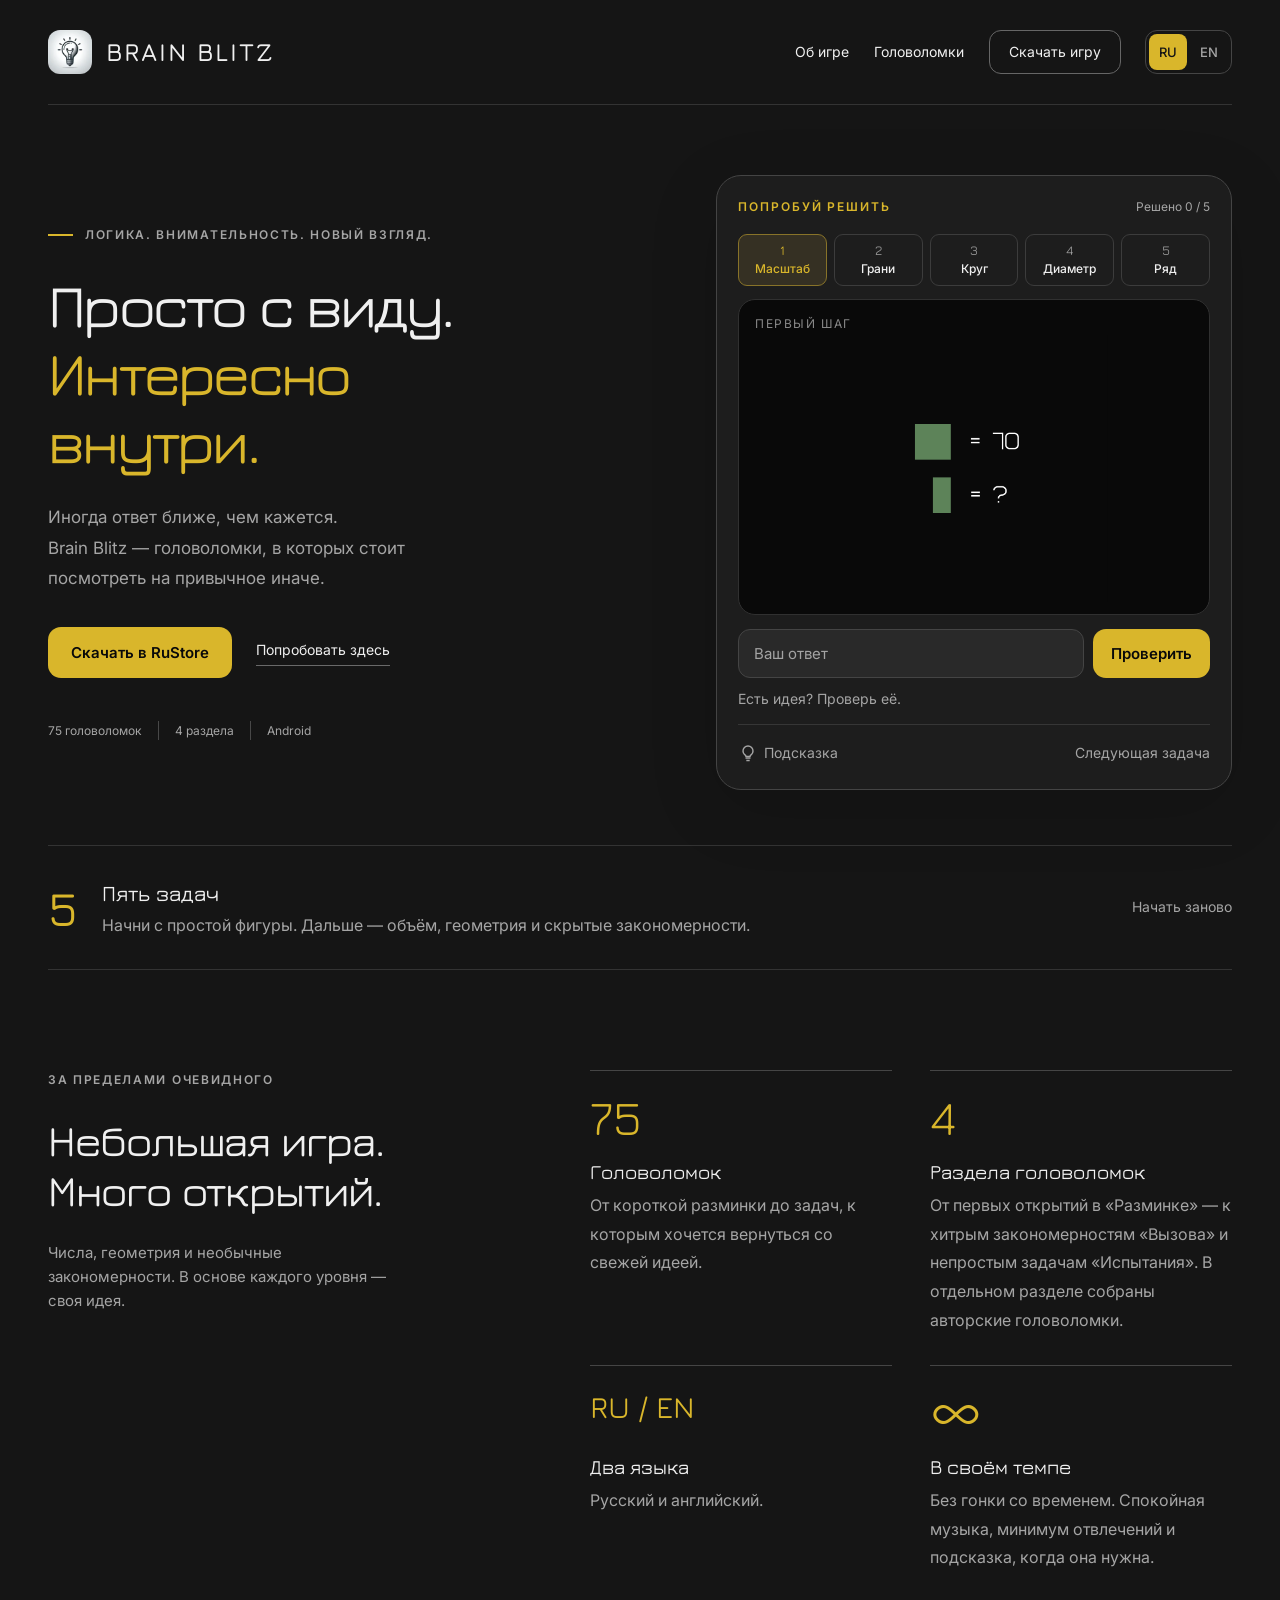
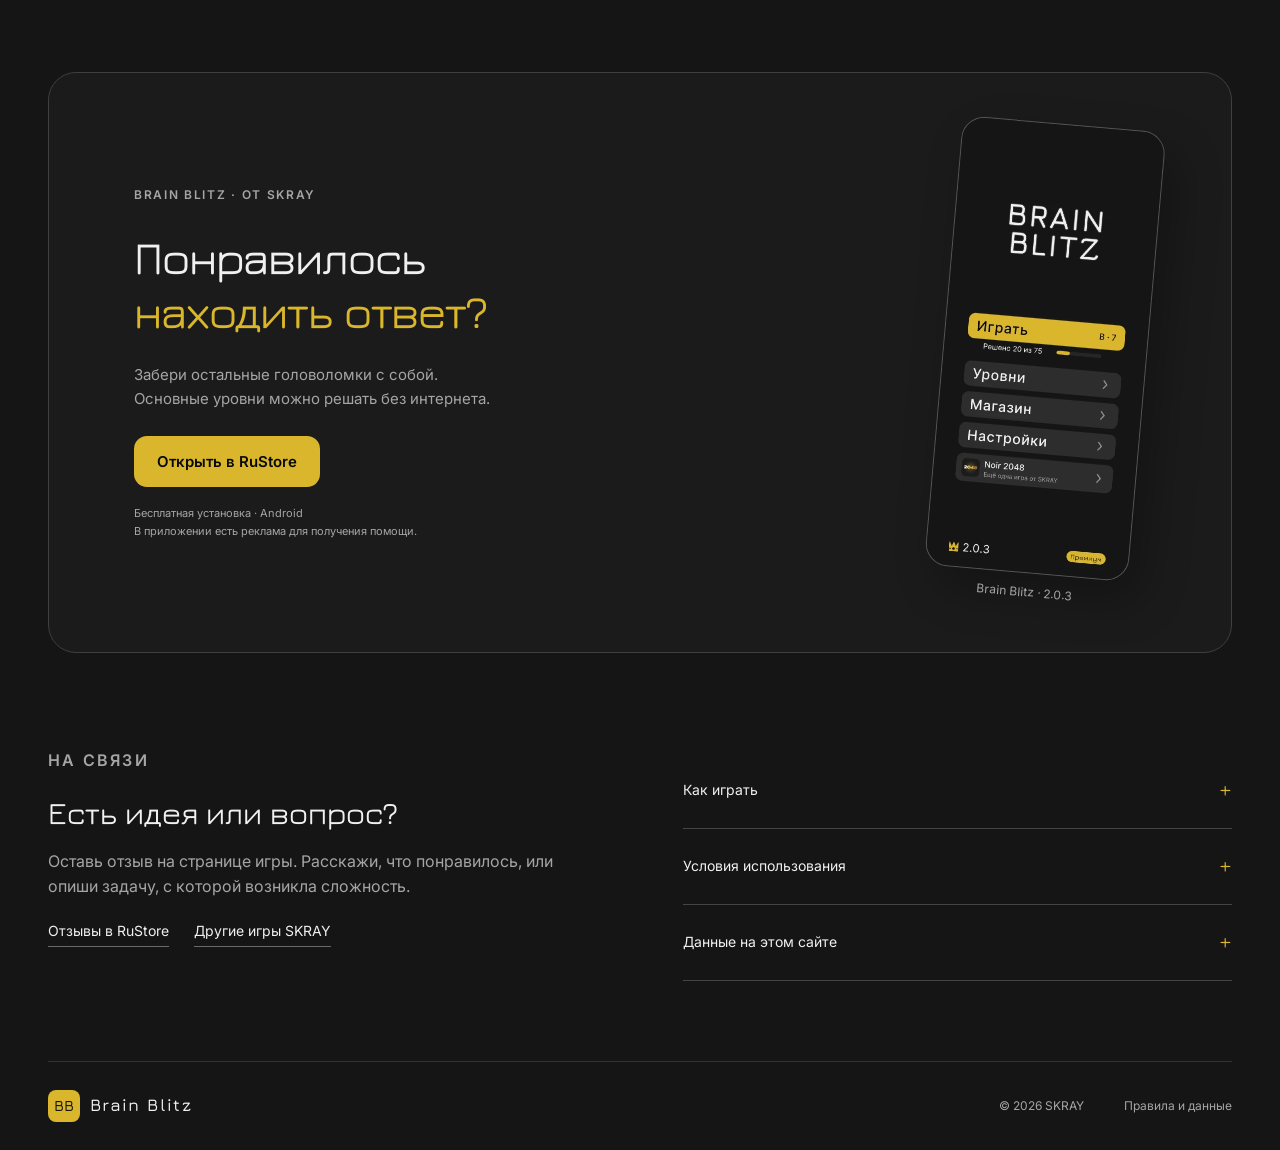
<file: index.html>
<!doctype html>
<html lang="ru">
<head>
  <meta charset="UTF-8"><meta name="viewport" content="width=device-width, initial-scale=1">
  <meta name="theme-color" content="#151515">
  <meta name="description" content="Brain Blitz — 75 головоломок на логику и внимательность. Попробуйте пять задач прямо на сайте и найдите игру в RuStore." data-content-ru="Brain Blitz — 75 головоломок на логику и внимательность. Попробуйте пять задач прямо на сайте и найдите игру в RuStore." data-content-en="Brain Blitz: 75 puzzles that reward logic and attention. Try five puzzles here and discover the game on RuStore.">
  <meta property="og:title" content="Brain Blitz — думай иначе" data-content-ru="Brain Blitz — думай иначе" data-content-en="Brain Blitz — think differently"><meta property="og:description" content="Пять головоломок уже ждут. Остальные — в игре." data-content-ru="Пять головоломок уже ждут. Остальные — в игре." data-content-en="Five puzzles to try here. Discover the rest in the game."><meta property="og:type" content="website">
  <title data-ru="Brain Blitz — думай иначе" data-en="Brain Blitz — think differently">Brain Blitz — думай иначе</title>
  <link rel="icon" href="./assets/brain-blitz-icon.png">
  <link rel="preload" as="image" href="./assets/scale.png">
  <link rel="preload" as="image" href="./assets/cube.webp">
  <link rel="preload" as="image" href="./assets/circle.png">
  <link rel="preload" as="image" href="./assets/diameter.svg">
  <link rel="preload" as="image" href="./assets/sequence.png">
  <link rel="stylesheet" href="./styles.css?v=7"><script src="./puzzles.js?v=4" defer></script><script src="./app.js?v=7" defer></script>
</head>
<body>
  <a class="skip" href="#play" data-ru="Перейти к головоломке" data-en="Skip to the puzzle">Перейти к головоломке</a>
  <header class="site-header wrap">
    <a href="#" class="brand" aria-label="Brain Blitz — начало" data-aria-label-ru="Brain Blitz — начало" data-aria-label-en="Brain Blitz — home"><img class="brand-mark" src="./assets/brain-blitz-icon.webp" alt="" width="44" height="44"><span>BRAIN BLITZ</span></a>
    <nav aria-label="Основная навигация" data-aria-label-ru="Основная навигация" data-aria-label-en="Main navigation"><a href="#about" data-ru="Об игре" data-en="About">Об игре</a><a href="#play" data-ru="Головоломки" data-en="Puzzles">Головоломки</a><a class="nav-download" href="https://www.rustore.ru/catalog/app/com.DefaultCompany.BrainBlitz" target="_blank" rel="noopener noreferrer" data-ru="Скачать игру" data-en="Get the game">Скачать игру</a></nav>
  <div class="language-switch" role="group" aria-label="Язык сайта" data-aria-label-ru="Язык сайта" data-aria-label-en="Website language"><a href="./index.html" data-language="ru" lang="ru" hreflang="ru" aria-label="Русская версия" aria-current="true">RU</a><a href="./en.html" data-language="en" lang="en" hreflang="en" aria-label="English version" aria-current="false">EN</a></div></header>
  <main>
    <section class="hero wrap" aria-labelledby="hero-title">
      <div class="hero-copy">
        <p class="eyebrow" data-ru='&lt;span class="short-line"&gt;&lt;/span&gt;ЛОГИКА. ВНИМАТЕЛЬНОСТЬ. НОВЫЙ ВЗГЛЯД.' data-en='&lt;span class="short-line"&gt;&lt;/span&gt;LOGIC. ATTENTION. A FRESH PERSPECTIVE.'><span class="short-line"></span>ЛОГИКА. ВНИМАТЕЛЬНОСТЬ. НОВЫЙ ВЗГЛЯД.</p>
        <h1 id="hero-title" data-ru="Просто с виду.&lt;br&gt;&lt;span&gt;Интересно&lt;br&gt;внутри.&lt;/span&gt;" data-en="Simple outside.&lt;br&gt;&lt;span&gt;Surprising&lt;br&gt;inside.&lt;/span&gt;">Просто с виду.<br><span>Интересно<br>внутри.</span></h1>
        <p class="hero-description" data-ru='Иногда ответ ближе, чем кажется. &lt;br&gt;Brain Blitz — головоломки, в которых стоит&lt;br class="desktop-break"&gt; посмотреть на привычное иначе.' data-en='Sometimes the answer is closer than you think. &lt;br&gt;Brain Blitz is a collection of puzzles that invite&lt;br class="desktop-break"&gt; you to see familiar things differently.'>Иногда ответ ближе, чем кажется. <br>Brain Blitz — головоломки, в которых стоит<br class="desktop-break"> посмотреть на привычное иначе.</p>
        <div class="hero-actions"><a class="button primary" href="https://www.rustore.ru/catalog/app/com.DefaultCompany.BrainBlitz" target="_blank" rel="noopener noreferrer" data-ru="Скачать в RuStore" data-en="Get it on RuStore">Скачать в RuStore</a><a class="text-link" href="#play" data-ru="Попробовать здесь" data-en="Try it here">Попробовать здесь</a></div>
        <div class="hero-facts"><span data-ru="75 головоломок" data-en="75 puzzles">75 головоломок</span><span data-ru="4 раздела" data-en="4 sections">4 раздела</span><span>Android</span></div>
      </div>
      <div class="player-shell" id="play">
        <div class="player-top"><span class="tiny-label" data-ru="ПОПРОБУЙ РЕШИТЬ" data-en="TRY A PUZZLE">ПОПРОБУЙ РЕШИТЬ</span><span class="player-count" id="solved-count">Решено 0 / 5</span></div>
        <div class="puzzle-tabs" role="group" aria-label="Выберите головоломку" data-aria-label-ru="Выберите головоломку" data-aria-label-en="Choose a puzzle">
          <button class="puzzle-tab active" data-puzzle="0" aria-pressed="true" data-ru="&lt;span&gt;1&lt;/span&gt;&lt;span class=&quot;puzzle-tab-label&quot; aria-hidden=&quot;true&quot;&gt;Масштаб&lt;/span&gt;" data-en="&lt;span&gt;1&lt;/span&gt;&lt;span class=&quot;puzzle-tab-label&quot; aria-hidden=&quot;true&quot;&gt;Scale&lt;/span&gt;"><span>1</span><span class="puzzle-tab-label" aria-hidden="true">Масштаб</span></button>
          <button class="puzzle-tab" data-puzzle="1" aria-pressed="false" data-ru="&lt;span&gt;2&lt;/span&gt;&lt;span class=&quot;puzzle-tab-label&quot; aria-hidden=&quot;true&quot;&gt;Грани&lt;/span&gt;" data-en="&lt;span&gt;2&lt;/span&gt;&lt;span class=&quot;puzzle-tab-label&quot; aria-hidden=&quot;true&quot;&gt;Faces&lt;/span&gt;"><span>2</span><span class="puzzle-tab-label" aria-hidden="true">Грани</span></button>
          <button class="puzzle-tab" data-puzzle="2" aria-pressed="false" data-ru="&lt;span&gt;3&lt;/span&gt;&lt;span class=&quot;puzzle-tab-label&quot; aria-hidden=&quot;true&quot;&gt;Круг&lt;/span&gt;" data-en="&lt;span&gt;3&lt;/span&gt;&lt;span class=&quot;puzzle-tab-label&quot; aria-hidden=&quot;true&quot;&gt;Circle&lt;/span&gt;"><span>3</span><span class="puzzle-tab-label" aria-hidden="true">Круг</span></button>
          <button class="puzzle-tab" data-puzzle="3" aria-pressed="false" data-ru="&lt;span&gt;4&lt;/span&gt;&lt;span class=&quot;puzzle-tab-label&quot; aria-hidden=&quot;true&quot;&gt;Диаметр&lt;/span&gt;" data-en="&lt;span&gt;4&lt;/span&gt;&lt;span class=&quot;puzzle-tab-label&quot; aria-hidden=&quot;true&quot;&gt;Diameter&lt;/span&gt;"><span>4</span><span class="puzzle-tab-label" aria-hidden="true">Диаметр</span></button>
          <button class="puzzle-tab" data-puzzle="4" aria-pressed="false" data-ru="&lt;span&gt;5&lt;/span&gt;&lt;span class=&quot;puzzle-tab-label&quot; aria-hidden=&quot;true&quot;&gt;Ряд&lt;/span&gt;" data-en="&lt;span&gt;5&lt;/span&gt;&lt;span class=&quot;puzzle-tab-label&quot; aria-hidden=&quot;true&quot;&gt;Sequence&lt;/span&gt;"><span>5</span><span class="puzzle-tab-label" aria-hidden="true">Ряд</span></button>
        </div>
        <div class="puzzle-board" id="puzzle-board"><span class="board-tag" id="puzzle-tag">ПЕРВЫЙ ШАГ</span><img id="puzzle-image" src="./assets/scale.png" alt="Зелёный квадрат равен 70. Прямоугольник той же высоты, вдвое меньшей ширины: неизвестное значение." width="720" height="720" fetchpriority="high"></div>
        <form id="answer-form" novalidate><label class="sr-only" for="answer" data-ru="Ваш ответ" data-en="Your answer">Ваш ответ</label><div class="answer-row"><input id="answer" name="answer" type="text" inputmode="decimal" autocomplete="off" maxlength="40" placeholder="Ваш ответ" aria-describedby="feedback" data-placeholder-ru="Ваш ответ" data-placeholder-en="Your answer"><button class="button primary" id="check-button" type="submit">Проверить</button></div></form>
        <div class="player-feedback" id="feedback" aria-live="polite" role="status">Есть идея? Проверь её.</div>
        <div class="player-bottom"><button class="hint-button" id="hint-button" type="button" data-ru='&lt;svg viewbox="0 0 24 24" fill="none" stroke="currentColor" stroke-width="1.7" aria-hidden="true"&gt;&lt;path d="M9 18h6m-5 3h4M8 14a6 6 0 1 1 8 0c-1.5 1-1.5 2-1.5 2h-5S9.5 15 8 14Z"&gt;&lt;/path&gt;&lt;/svg&gt;Подсказка' data-en='&lt;svg viewbox="0 0 24 24" fill="none" stroke="currentColor" stroke-width="1.7" aria-hidden="true"&gt;&lt;path d="M9 18h6m-5 3h4M8 14a6 6 0 1 1 8 0c-1.5 1-1.5 2-1.5 2h-5S9.5 15 8 14Z"&gt;&lt;/path&gt;&lt;/svg&gt;Hint'><svg viewbox="0 0 24 24" fill="none" stroke="currentColor" stroke-width="1.7" aria-hidden="true"><path d="M9 18h6m-5 3h4M8 14a6 6 0 1 1 8 0c-1.5 1-1.5 2-1.5 2h-5S9.5 15 8 14Z"></path></svg>Подсказка</button><button class="text-button" id="next-button" type="button">Следующая задача</button></div>
        <div class="hint-panel" id="hint-panel" hidden><p id="hint-text"></p><button class="text-button" id="reveal-button" type="button" data-ru="Показать решение" data-en="Show solution">Показать решение</button></div>
        <div class="finish-panel" id="finish-panel" hidden><strong data-ru="Пять из пяти. Отличное начало." data-en="Five out of five. A great start.">Пять из пяти. Отличное начало.</strong><p data-ru="Ещё 70 головоломок ждут в игре." data-en="Discover 70 more puzzles in the game.">Ещё 70 головоломок ждут в игре.</p><a class="button primary" href="https://www.rustore.ru/catalog/app/com.DefaultCompany.BrainBlitz" target="_blank" rel="noopener noreferrer" data-ru="Продолжить в игре" data-en="Continue in the game">Продолжить в игре</a></div>
      </div>
    </section>
    <section class="challenge-strip wrap" aria-label="О пробных задачах" data-aria-label-ru="О пробных задачах" data-aria-label-en="About the sample puzzles"><span class="strip-number">5</span><div><h2 data-ru="Пять задач" data-en="Five puzzles">Пять задач</h2><p data-ru="Начни с простой фигуры. Дальше — объём, геометрия и скрытые закономерности." data-en="Start with a simple shape. Then explore volume, geometry and hidden patterns.">Начни с простой фигуры. Дальше — объём, геометрия и скрытые закономерности.</p></div><button class="text-button" id="reset-button" type="button" data-ru="Начать заново" data-en="Start again">Начать заново</button></section>
    <section class="about wrap" id="about" aria-labelledby="about-title">
      <div class="about-heading"><p class="eyebrow" data-ru="ЗА ПРЕДЕЛАМИ ОЧЕВИДНОГО" data-en="BEYOND THE OBVIOUS">ЗА ПРЕДЕЛАМИ ОЧЕВИДНОГО</p><h2 id="about-title" data-ru="Небольшая игра.&lt;br&gt;Много открытий." data-en="A small game.&lt;br&gt;Many discoveries.">Небольшая игра.<br>Много открытий.</h2><p data-ru="Числа, геометрия и необычные закономерности. В основе каждого уровня — своя идея." data-en="Numbers, geometry and unexpected patterns. Each level is a new puzzle with its own idea.">Числа, геометрия и необычные закономерности. В основе каждого уровня — своя идея.</p></div>
      <div class="feature-grid">
        <article><span class="feature-number">75</span><h3 data-ru="Головоломок" data-en="Puzzles">Головоломок</h3><p data-ru="От короткой разминки до задач, к которым хочется вернуться со свежей идеей." data-en="From a quick warm-up to challenges you may want to revisit with a fresh idea.">От короткой разминки до задач, к которым хочется вернуться со свежей идеей.</p></article>
        <article><span class="feature-number">4</span><h3 data-ru="Раздела головоломок" data-en="Puzzle sections">Раздела головоломок</h3><p data-ru="От первых открытий в «Разминке» — к хитрым закономерностям «Вызова» и непростым задачам «Испытания». В отдельном разделе собраны авторские головоломки." data-en="Start with Warm-up, explore clever patterns in Challenge, and tackle tougher puzzles in Trial. A separate section brings together original puzzles.">От первых открытий в «Разминке» — к хитрым закономерностям «Вызова» и непростым задачам «Испытания». В отдельном разделе собраны авторские головоломки.</p></article>
        <article><span class="feature-symbol feature-language">RU / EN</span><h3 data-ru="Два языка" data-en="Two languages">Два языка</h3><p data-ru="Русский и английский." data-en="Russian and English.">Русский и английский.</p></article>
        <article><span class="feature-symbol feature-infinity">∞</span><h3 data-ru="В своём темпе" data-en="At your own pace">В своём темпе</h3><p data-ru="Без гонки со временем. Спокойная музыка, минимум отвлечений и подсказка, когда она нужна." data-en="No ticking clock. Calm music, few distractions and a hint when you need one.">Без гонки со временем. Спокойная музыка, минимум отвлечений и подсказка, когда она нужна.</p></article>
      </div>
    </section>
    <section class="download-section wrap" aria-labelledby="download-title"><div class="download-copy"><p class="eyebrow" data-ru="BRAIN BLITZ · ОТ SKRAY" data-en="BRAIN BLITZ · BY SKRAY">BRAIN BLITZ · ОТ SKRAY</p><h2 id="download-title" data-ru="Понравилось&lt;br&gt;&lt;span&gt;находить ответ?&lt;/span&gt;" data-en="Enjoy&lt;br&gt;&lt;span&gt;finding the answer?&lt;/span&gt;">Понравилось<br><span>находить ответ?</span></h2><p data-ru="Забери остальные головоломки с собой.&lt;br&gt;Основные уровни можно решать без интернета." data-en="Take the rest of the puzzles with you.&lt;br&gt;The main levels can be played offline.">Забери остальные головоломки с собой.<br>Основные уровни можно решать без интернета.</p><a class="button primary" href="https://www.rustore.ru/catalog/app/com.DefaultCompany.BrainBlitz" target="_blank" rel="noopener noreferrer" data-ru="Открыть в RuStore" data-en="Open in RuStore">Открыть в RuStore</a><p class="download-note" data-ru="Бесплатная установка · Android&lt;br&gt;В приложении есть реклама для получения помощи." data-en="Free to install · Android&lt;br&gt;In-app ads can be watched to get help.">Бесплатная установка · Android<br>В приложении есть реклама для получения помощи.</p></div><div class="phone-preview"><img src="./assets/menu-203.webp" alt="Макет главного меню Brain Blitz 2.0.3: Играть, Уровни, Магазин, Настройки." width="360" height="800" loading="lazy" data-alt-ru="Макет главного меню Brain Blitz 2.0.3: Играть, Уровни, Магазин, Настройки." data-alt-en="Brain Blitz 2.0.3 main menu: Play, Levels, Shop, Settings." data-src-ru="./assets/menu-203.webp" data-src-en="./assets/menu-203-en.webp"><span data-ru="Brain Blitz · 2.0.3" data-en="Brain Blitz · 2.0.3">Brain Blitz · 2.0.3</span></div></section>
    <section class="info-section wrap" id="contacts" aria-labelledby="contact-title"><div><p class="eyebrow" data-ru="НА СВЯЗИ" data-en="GET IN TOUCH">НА СВЯЗИ</p><h2 id="contact-title" data-ru="Есть идея или вопрос?" data-en="An idea or a question?">Есть идея или вопрос?</h2><p data-ru="Оставь отзыв на странице игры. Расскажи, что понравилось, или опиши задачу, с которой возникла сложность." data-en="Leave a review on the game’s store page. Tell us what you enjoyed or describe a puzzle you had trouble with.">Оставь отзыв на странице игры. Расскажи, что понравилось, или опиши задачу, с которой возникла сложность.</p><div class="contact-links"><a class="text-link" href="https://www.rustore.ru/catalog/app/com.DefaultCompany.BrainBlitz" target="_blank" rel="noopener noreferrer" data-ru="Отзывы в RuStore" data-en="Reviews on RuStore">Отзывы в RuStore</a><a class="text-link" href="https://www.rustore.ru/catalog/developer/mja8z6" target="_blank" rel="noopener noreferrer" data-ru="Другие игры SKRAY" data-en="More games by SKRAY">Другие игры SKRAY</a></div></div><div class="rules" id="rules"><details><summary data-ru="Как играть" data-en="How to play">Как играть</summary><p data-ru="Рассмотри задачу, введи ответ и нажми «Проверить». Можно пробовать несколько раз. Если застрял, открой подсказку или разбор решения. После верного ответа нажми «Далее». На сайте доступны пять пробных задач." data-en="Look at the puzzle, enter your answer and press “Check”. You can try as many times as you like. If you get stuck, open a hint or the solution. After a correct answer, press “Next”. There are five sample puzzles on this site.">Рассмотри задачу, введи ответ и нажми «Проверить». Можно пробовать несколько раз. Если застрял, открой подсказку или разбор решения. После верного ответа нажми «Далее». На сайте доступны пять пробных задач.</p></details><details><summary data-ru="Условия использования" data-en="Terms of use">Условия использования</summary><p data-ru="Играй самостоятельно или обсуждай задачи с друзьями. Публикуя разбор, отмечай спойлеры. Для перепубликации графики или использования материалов в своём продукте свяжись с разработчиком." data-en="Play on your own or discuss puzzles with friends. Mark spoilers when sharing a solution. Contact the developer before republishing graphics or using game materials in your own product.">Играй самостоятельно или обсуждай задачи с друзьями. Публикуя разбор, отмечай спойлеры. Для перепубликации графики или использования материалов в своём продукте свяжись с разработчиком.</p><p data-ru="Разработчик не гарантирует сохранение игрового прогресса, в том числе при удалении, переустановке или обновлении игры." data-en="The developer does not guarantee that game progress will be preserved, including when the game is removed, reinstalled or updated.">Разработчик не гарантирует сохранение игрового прогресса, в том числе при удалении, переустановке или обновлении игры.</p><p data-ru="Обезличенная статистика используется только для анализа игровых показателей и улучшения игры." data-en="Anonymized statistics are used solely to analyze gameplay metrics and improve the game.">Обезличенная статистика используется только для анализа игровых показателей и улучшения игры.</p><p data-ru="Права на игру Brain Blitz и её оригинальные материалы принадлежат разработчику SKRAY. Все права защищены." data-en="Brain Blitz and its original materials belong to the developer, SKRAY. All rights reserved.">Права на игру Brain Blitz и её оригинальные материалы принадлежат разработчику SKRAY. Все права защищены.</p><p data-ru="Условия установки приложения и магазина указаны в RuStore." data-en="App installation and store terms are available on RuStore.">Условия установки приложения и магазина указаны в RuStore.</p></details><details><summary data-ru="Данные на этом сайте" data-en="Your data on this site">Данные на этом сайте</summary><p data-ru="Введённые ответы проверяются в твоём браузере и не отправляются разработчику. Здесь нет регистрации, форм сбора контактов и встроенной аналитики. Результаты пробных задач сбрасываются при перезагрузке страницы. При переходе в RuStore действуют правила этого сервиса." data-en="Answers are checked in your browser and are not sent to the developer. There is no registration, contact collection or built-in analytics. Your puzzle progress resets when you reload the page. RuStore’s own terms apply when you visit the store.">Введённые ответы проверяются в твоём браузере и не отправляются разработчику. Здесь нет регистрации, форм сбора контактов и встроенной аналитики. Результаты пробных задач сбрасываются при перезагрузке страницы. При переходе в RuStore действуют правила этого сервиса.</p></details></div></section>
  </main>
  <footer class="wrap"><a href="#" class="brand footer-brand" data-ru='&lt;span class="brand-mark brand-alternative"&gt;BB&lt;/span&gt;&lt;span&gt;Brain Blitz&lt;/span&gt;' data-en='&lt;span class="brand-mark brand-alternative"&gt;BB&lt;/span&gt;&lt;span&gt;Brain Blitz&lt;/span&gt;'><span class="brand-mark brand-alternative">BB</span><span>Brain Blitz</span></a><span>© 2026 SKRAY</span><a href="#rules" data-ru="Правила и данные" data-en="Rules and data">Правила и данные</a></footer>
  <noscript><p class="no-script" data-ru="Для проверки ответов включите JavaScript. Информация об игре и ссылки доступны без него." data-en="Enable JavaScript to check answers. Game information and links work without it.">Для проверки ответов включите JavaScript. Информация об игре и ссылки доступны без него.</p></noscript>
</body>
</html>
</file>
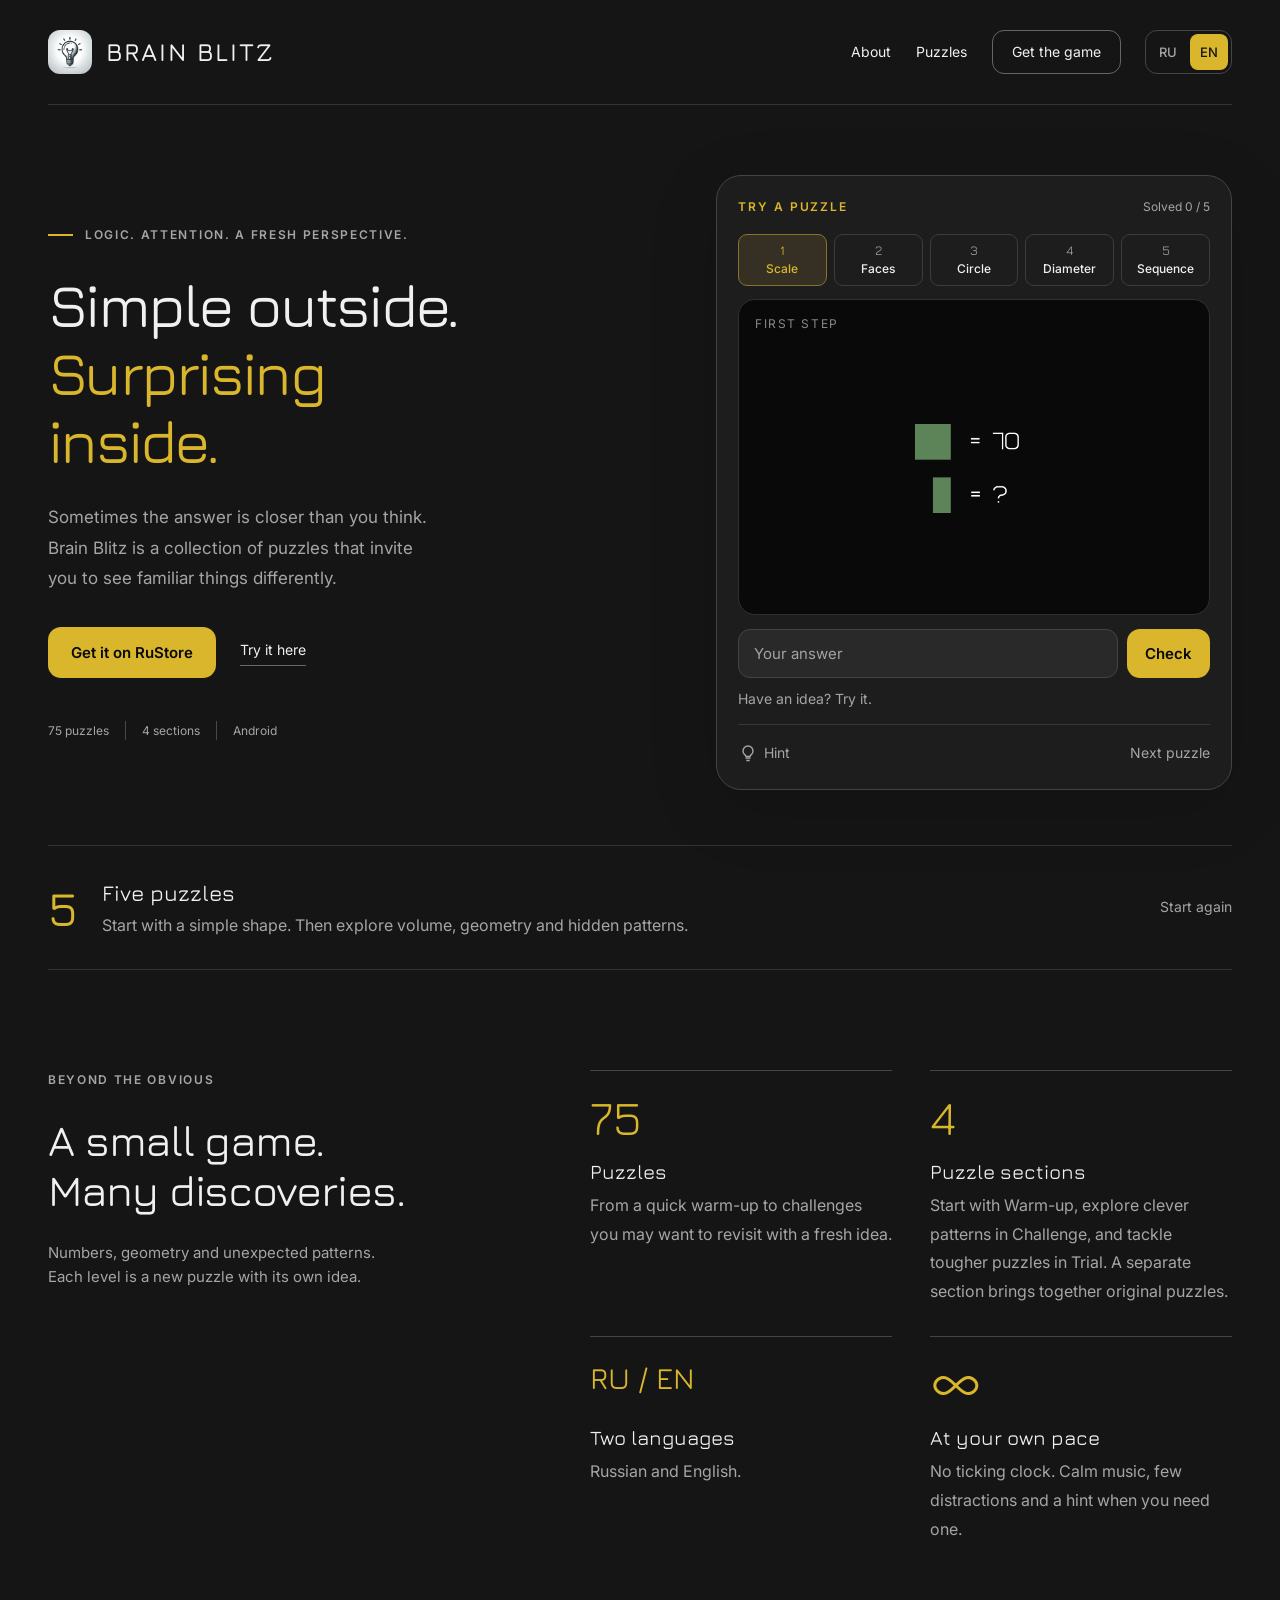
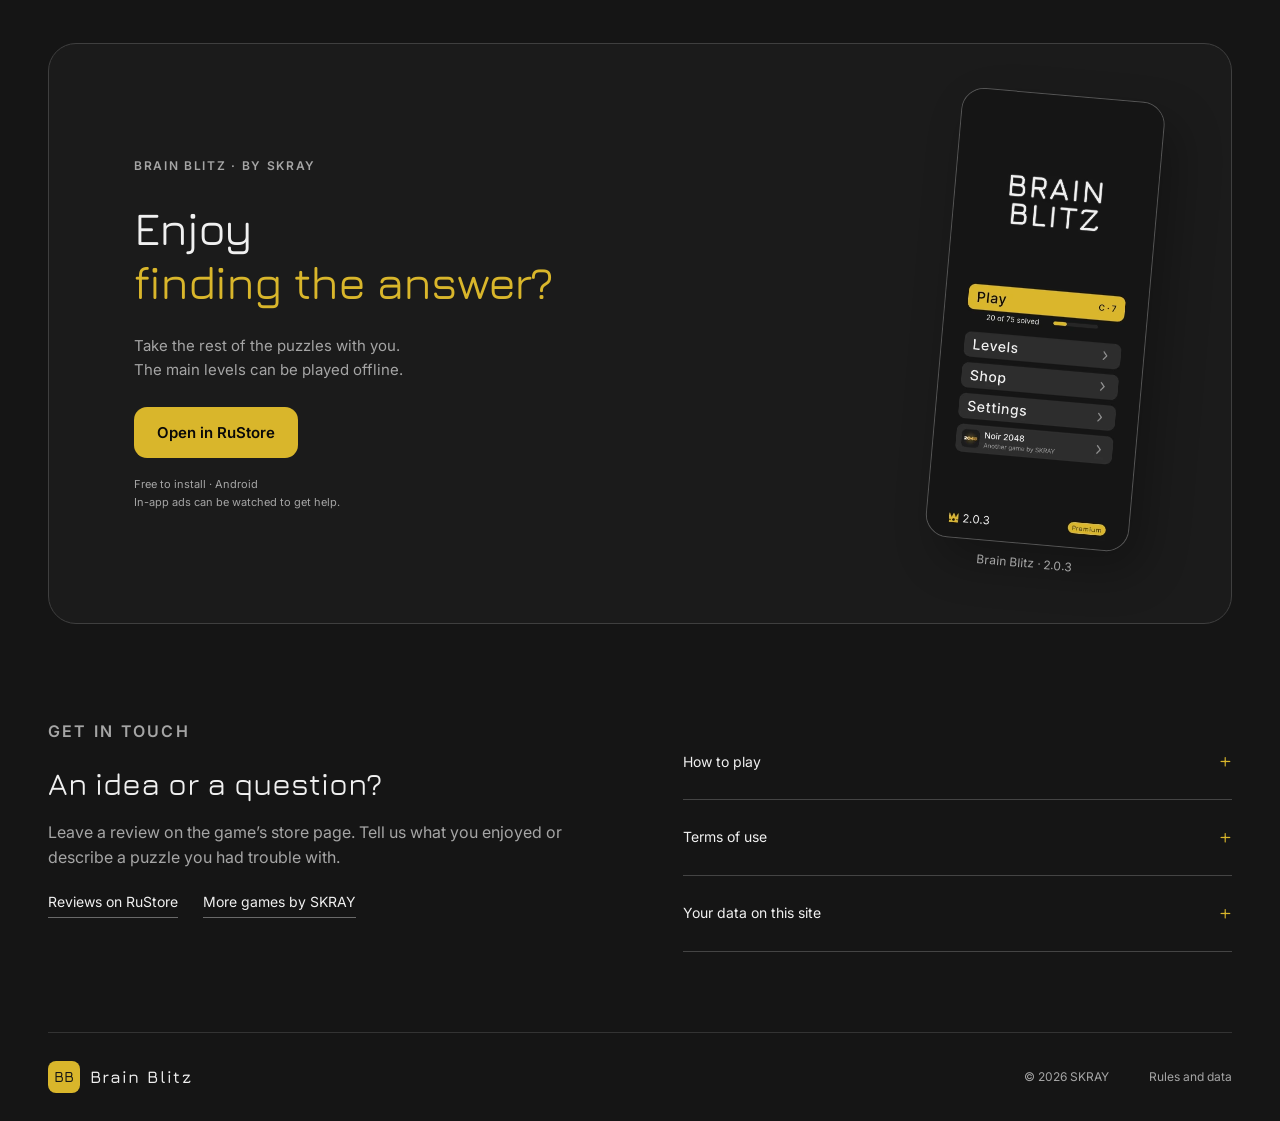
<file: en.html>
<!doctype html>
<html lang="en">
<head>
  <meta charset="UTF-8"><meta name="viewport" content="width=device-width, initial-scale=1">
  <meta name="theme-color" content="#151515">
  <meta name="description" content="Brain Blitz: 75 puzzles that reward logic and attention. Try five puzzles here and discover the game on RuStore." data-content-ru="Brain Blitz — 75 головоломок на логику и внимательность. Попробуйте пять задач прямо на сайте и найдите игру в RuStore." data-content-en="Brain Blitz: 75 puzzles that reward logic and attention. Try five puzzles here and discover the game on RuStore.">
  <meta property="og:title" content="Brain Blitz — think differently" data-content-ru="Brain Blitz — думай иначе" data-content-en="Brain Blitz — think differently"><meta property="og:description" content="Five puzzles to try here. Discover the rest in the game." data-content-ru="Пять головоломок уже ждут. Остальные — в игре." data-content-en="Five puzzles to try here. Discover the rest in the game."><meta property="og:type" content="website">
  <title data-ru="Brain Blitz — думай иначе" data-en="Brain Blitz — think differently">Brain Blitz — think differently</title>
  <link rel="icon" href="./assets/brain-blitz-icon.png">
  <link rel="preload" as="image" href="./assets/scale.png">
  <link rel="preload" as="image" href="./assets/cube.webp">
  <link rel="preload" as="image" href="./assets/circle.png">
  <link rel="preload" as="image" href="./assets/diameter.svg">
  <link rel="preload" as="image" href="./assets/sequence.png">
  <link rel="stylesheet" href="./styles.css?v=7"><script src="./puzzles.js?v=4" defer></script><script src="./app.js?v=7" defer></script>
</head>
<body>
  <a class="skip" href="#play" data-ru="Перейти к головоломке" data-en="Skip to the puzzle">Skip to the puzzle</a>
  <header class="site-header wrap">
    <a href="#" class="brand" aria-label="Brain Blitz — home" data-aria-label-ru="Brain Blitz — начало" data-aria-label-en="Brain Blitz — home"><img class="brand-mark" src="./assets/brain-blitz-icon.webp" alt="" width="44" height="44"><span>BRAIN BLITZ</span></a>
    <nav aria-label="Main navigation" data-aria-label-ru="Основная навигация" data-aria-label-en="Main navigation"><a href="#about" data-ru="Об игре" data-en="About">About</a><a href="#play" data-ru="Головоломки" data-en="Puzzles">Puzzles</a><a class="nav-download" href="https://www.rustore.ru/catalog/app/com.DefaultCompany.BrainBlitz" target="_blank" rel="noopener noreferrer" data-ru="Скачать игру" data-en="Get the game">Get the game</a></nav>
  <div class="language-switch" role="group" aria-label="Website language" data-aria-label-ru="Язык сайта" data-aria-label-en="Website language"><a href="./index.html" data-language="ru" lang="ru" hreflang="ru" aria-label="Русская версия" aria-current="false">RU</a><a href="./en.html" data-language="en" lang="en" hreflang="en" aria-label="English version" aria-current="true">EN</a></div></header>
  <main>
    <section class="hero wrap" aria-labelledby="hero-title">
      <div class="hero-copy">
        <p class="eyebrow" data-ru='&lt;span class="short-line"&gt;&lt;/span&gt;ЛОГИКА. ВНИМАТЕЛЬНОСТЬ. НОВЫЙ ВЗГЛЯД.' data-en='&lt;span class="short-line"&gt;&lt;/span&gt;LOGIC. ATTENTION. A FRESH PERSPECTIVE.'><span class="short-line"></span>LOGIC. ATTENTION. A FRESH PERSPECTIVE.</p>
        <h1 id="hero-title" data-ru="Просто с виду.&lt;br&gt;&lt;span&gt;Интересно&lt;br&gt;внутри.&lt;/span&gt;" data-en="Simple outside.&lt;br&gt;&lt;span&gt;Surprising&lt;br&gt;inside.&lt;/span&gt;">Simple outside.<br><span>Surprising<br>inside.</span></h1>
        <p class="hero-description" data-ru='Иногда ответ ближе, чем кажется. &lt;br&gt;Brain Blitz — головоломки, в которых стоит&lt;br class="desktop-break"&gt; посмотреть на привычное иначе.' data-en='Sometimes the answer is closer than you think. &lt;br&gt;Brain Blitz is a collection of puzzles that invite&lt;br class="desktop-break"&gt; you to see familiar things differently.'>Sometimes the answer is closer than you think. <br>Brain Blitz is a collection of puzzles that invite<br class="desktop-break"> you to see familiar things differently.</p>
        <div class="hero-actions"><a class="button primary" href="https://www.rustore.ru/catalog/app/com.DefaultCompany.BrainBlitz" target="_blank" rel="noopener noreferrer" data-ru="Скачать в RuStore" data-en="Get it on RuStore">Get it on RuStore</a><a class="text-link" href="#play" data-ru="Попробовать здесь" data-en="Try it here">Try it here</a></div>
        <div class="hero-facts"><span data-ru="75 головоломок" data-en="75 puzzles">75 puzzles</span><span data-ru="4 раздела" data-en="4 sections">4 sections</span><span>Android</span></div>
      </div>
      <div class="player-shell" id="play">
        <div class="player-top"><span class="tiny-label" data-ru="ПОПРОБУЙ РЕШИТЬ" data-en="TRY A PUZZLE">TRY A PUZZLE</span><span class="player-count" id="solved-count">Solved 0 / 5</span></div>
        <div class="puzzle-tabs" role="group" aria-label="Choose a puzzle" data-aria-label-ru="Выберите головоломку" data-aria-label-en="Choose a puzzle">
          <button class="puzzle-tab active" data-puzzle="0" aria-pressed="true" data-ru="&lt;span&gt;1&lt;/span&gt;&lt;span class=&quot;puzzle-tab-label&quot; aria-hidden=&quot;true&quot;&gt;Масштаб&lt;/span&gt;" data-en="&lt;span&gt;1&lt;/span&gt;&lt;span class=&quot;puzzle-tab-label&quot; aria-hidden=&quot;true&quot;&gt;Scale&lt;/span&gt;"><span>1</span><span class="puzzle-tab-label" aria-hidden="true">Scale</span></button>
          <button class="puzzle-tab" data-puzzle="1" aria-pressed="false" data-ru="&lt;span&gt;2&lt;/span&gt;&lt;span class=&quot;puzzle-tab-label&quot; aria-hidden=&quot;true&quot;&gt;Грани&lt;/span&gt;" data-en="&lt;span&gt;2&lt;/span&gt;&lt;span class=&quot;puzzle-tab-label&quot; aria-hidden=&quot;true&quot;&gt;Faces&lt;/span&gt;"><span>2</span><span class="puzzle-tab-label" aria-hidden="true">Faces</span></button>
          <button class="puzzle-tab" data-puzzle="2" aria-pressed="false" data-ru="&lt;span&gt;3&lt;/span&gt;&lt;span class=&quot;puzzle-tab-label&quot; aria-hidden=&quot;true&quot;&gt;Круг&lt;/span&gt;" data-en="&lt;span&gt;3&lt;/span&gt;&lt;span class=&quot;puzzle-tab-label&quot; aria-hidden=&quot;true&quot;&gt;Circle&lt;/span&gt;"><span>3</span><span class="puzzle-tab-label" aria-hidden="true">Circle</span></button>
          <button class="puzzle-tab" data-puzzle="3" aria-pressed="false" data-ru="&lt;span&gt;4&lt;/span&gt;&lt;span class=&quot;puzzle-tab-label&quot; aria-hidden=&quot;true&quot;&gt;Диаметр&lt;/span&gt;" data-en="&lt;span&gt;4&lt;/span&gt;&lt;span class=&quot;puzzle-tab-label&quot; aria-hidden=&quot;true&quot;&gt;Diameter&lt;/span&gt;"><span>4</span><span class="puzzle-tab-label" aria-hidden="true">Diameter</span></button>
          <button class="puzzle-tab" data-puzzle="4" aria-pressed="false" data-ru="&lt;span&gt;5&lt;/span&gt;&lt;span class=&quot;puzzle-tab-label&quot; aria-hidden=&quot;true&quot;&gt;Ряд&lt;/span&gt;" data-en="&lt;span&gt;5&lt;/span&gt;&lt;span class=&quot;puzzle-tab-label&quot; aria-hidden=&quot;true&quot;&gt;Sequence&lt;/span&gt;"><span>5</span><span class="puzzle-tab-label" aria-hidden="true">Sequence</span></button>
        </div>
        <div class="puzzle-board" id="puzzle-board"><span class="board-tag" id="puzzle-tag">FIRST STEP</span><img id="puzzle-image" src="./assets/scale.png" alt="A green square is worth 70. A rectangle has the same height and half the width; its value is unknown." width="720" height="720" fetchpriority="high"></div>
        <form id="answer-form" novalidate><label class="sr-only" for="answer" data-ru="Ваш ответ" data-en="Your answer">Your answer</label><div class="answer-row"><input id="answer" name="answer" type="text" inputmode="decimal" autocomplete="off" maxlength="40" placeholder="Your answer" aria-describedby="feedback" data-placeholder-ru="Ваш ответ" data-placeholder-en="Your answer"><button class="button primary" id="check-button" type="submit">Check</button></div></form>
        <div class="player-feedback" id="feedback" aria-live="polite" role="status">Have an idea? Try it.</div>
        <div class="player-bottom"><button class="hint-button" id="hint-button" type="button" data-ru='&lt;svg viewbox="0 0 24 24" fill="none" stroke="currentColor" stroke-width="1.7" aria-hidden="true"&gt;&lt;path d="M9 18h6m-5 3h4M8 14a6 6 0 1 1 8 0c-1.5 1-1.5 2-1.5 2h-5S9.5 15 8 14Z"&gt;&lt;/path&gt;&lt;/svg&gt;Подсказка' data-en='&lt;svg viewbox="0 0 24 24" fill="none" stroke="currentColor" stroke-width="1.7" aria-hidden="true"&gt;&lt;path d="M9 18h6m-5 3h4M8 14a6 6 0 1 1 8 0c-1.5 1-1.5 2-1.5 2h-5S9.5 15 8 14Z"&gt;&lt;/path&gt;&lt;/svg&gt;Hint'><svg viewbox="0 0 24 24" fill="none" stroke="currentColor" stroke-width="1.7" aria-hidden="true"><path d="M9 18h6m-5 3h4M8 14a6 6 0 1 1 8 0c-1.5 1-1.5 2-1.5 2h-5S9.5 15 8 14Z"></path></svg>Hint</button><button class="text-button" id="next-button" type="button">Next puzzle</button></div>
        <div class="hint-panel" id="hint-panel" hidden><p id="hint-text"></p><button class="text-button" id="reveal-button" type="button" data-ru="Показать решение" data-en="Show solution">Show solution</button></div>
        <div class="finish-panel" id="finish-panel" hidden><strong data-ru="Пять из пяти. Отличное начало." data-en="Five out of five. A great start.">Five out of five. A great start.</strong><p data-ru="Ещё 70 головоломок ждут в игре." data-en="Discover 70 more puzzles in the game.">Discover 70 more puzzles in the game.</p><a class="button primary" href="https://www.rustore.ru/catalog/app/com.DefaultCompany.BrainBlitz" target="_blank" rel="noopener noreferrer" data-ru="Продолжить в игре" data-en="Continue in the game">Continue in the game</a></div>
      </div>
    </section>
    <section class="challenge-strip wrap" aria-label="About the sample puzzles" data-aria-label-ru="О пробных задачах" data-aria-label-en="About the sample puzzles"><span class="strip-number">5</span><div><h2 data-ru="Пять задач" data-en="Five puzzles">Five puzzles</h2><p data-ru="Начни с простой фигуры. Дальше — объём, геометрия и скрытые закономерности." data-en="Start with a simple shape. Then explore volume, geometry and hidden patterns.">Start with a simple shape. Then explore volume, geometry and hidden patterns.</p></div><button class="text-button" id="reset-button" type="button" data-ru="Начать заново" data-en="Start again">Start again</button></section>
    <section class="about wrap" id="about" aria-labelledby="about-title">
      <div class="about-heading"><p class="eyebrow" data-ru="ЗА ПРЕДЕЛАМИ ОЧЕВИДНОГО" data-en="BEYOND THE OBVIOUS">BEYOND THE OBVIOUS</p><h2 id="about-title" data-ru="Небольшая игра.&lt;br&gt;Много открытий." data-en="A small game.&lt;br&gt;Many discoveries.">A small game.<br>Many discoveries.</h2><p data-ru="Числа, геометрия и необычные закономерности. В основе каждого уровня — своя идея." data-en="Numbers, geometry and unexpected patterns. Each level is a new puzzle with its own idea.">Numbers, geometry and unexpected patterns. Each level is a new puzzle with its own idea.</p></div>
      <div class="feature-grid">
        <article><span class="feature-number">75</span><h3 data-ru="Головоломок" data-en="Puzzles">Puzzles</h3><p data-ru="От короткой разминки до задач, к которым хочется вернуться со свежей идеей." data-en="From a quick warm-up to challenges you may want to revisit with a fresh idea.">From a quick warm-up to challenges you may want to revisit with a fresh idea.</p></article>
        <article><span class="feature-number">4</span><h3 data-ru="Раздела головоломок" data-en="Puzzle sections">Puzzle sections</h3><p data-ru="От первых открытий в «Разминке» — к хитрым закономерностям «Вызова» и непростым задачам «Испытания». В отдельном разделе собраны авторские головоломки." data-en="Start with Warm-up, explore clever patterns in Challenge, and tackle tougher puzzles in Trial. A separate section brings together original puzzles.">Start with Warm-up, explore clever patterns in Challenge, and tackle tougher puzzles in Trial. A separate section brings together original puzzles.</p></article>
        <article><span class="feature-symbol feature-language">RU / EN</span><h3 data-ru="Два языка" data-en="Two languages">Two languages</h3><p data-ru="Русский и английский." data-en="Russian and English.">Russian and English.</p></article>
        <article><span class="feature-symbol feature-infinity">∞</span><h3 data-ru="В своём темпе" data-en="At your own pace">At your own pace</h3><p data-ru="Без гонки со временем. Спокойная музыка, минимум отвлечений и подсказка, когда она нужна." data-en="No ticking clock. Calm music, few distractions and a hint when you need one.">No ticking clock. Calm music, few distractions and a hint when you need one.</p></article>
      </div>
    </section>
    <section class="download-section wrap" aria-labelledby="download-title"><div class="download-copy"><p class="eyebrow" data-ru="BRAIN BLITZ · ОТ SKRAY" data-en="BRAIN BLITZ · BY SKRAY">BRAIN BLITZ · BY SKRAY</p><h2 id="download-title" data-ru="Понравилось&lt;br&gt;&lt;span&gt;находить ответ?&lt;/span&gt;" data-en="Enjoy&lt;br&gt;&lt;span&gt;finding the answer?&lt;/span&gt;">Enjoy<br><span>finding the answer?</span></h2><p data-ru="Забери остальные головоломки с собой.&lt;br&gt;Основные уровни можно решать без интернета." data-en="Take the rest of the puzzles with you.&lt;br&gt;The main levels can be played offline.">Take the rest of the puzzles with you.<br>The main levels can be played offline.</p><a class="button primary" href="https://www.rustore.ru/catalog/app/com.DefaultCompany.BrainBlitz" target="_blank" rel="noopener noreferrer" data-ru="Открыть в RuStore" data-en="Open in RuStore">Open in RuStore</a><p class="download-note" data-ru="Бесплатная установка · Android&lt;br&gt;В приложении есть реклама для получения помощи." data-en="Free to install · Android&lt;br&gt;In-app ads can be watched to get help.">Free to install · Android<br>In-app ads can be watched to get help.</p></div><div class="phone-preview"><img src="./assets/menu-203-en.webp" alt="Brain Blitz 2.0.3 main menu: Play, Levels, Shop, Settings." width="360" height="800" loading="lazy" data-alt-ru="Макет главного меню Brain Blitz 2.0.3: Играть, Уровни, Магазин, Настройки." data-alt-en="Brain Blitz 2.0.3 main menu: Play, Levels, Shop, Settings." data-src-ru="./assets/menu-203.webp" data-src-en="./assets/menu-203-en.webp"><span data-ru="Brain Blitz · 2.0.3" data-en="Brain Blitz · 2.0.3">Brain Blitz · 2.0.3</span></div></section>
    <section class="info-section wrap" id="contacts" aria-labelledby="contact-title"><div><p class="eyebrow" data-ru="НА СВЯЗИ" data-en="GET IN TOUCH">GET IN TOUCH</p><h2 id="contact-title" data-ru="Есть идея или вопрос?" data-en="An idea or a question?">An idea or a question?</h2><p data-ru="Оставь отзыв на странице игры. Расскажи, что понравилось, или опиши задачу, с которой возникла сложность." data-en="Leave a review on the game’s store page. Tell us what you enjoyed or describe a puzzle you had trouble with.">Leave a review on the game’s store page. Tell us what you enjoyed or describe a puzzle you had trouble with.</p><div class="contact-links"><a class="text-link" href="https://www.rustore.ru/catalog/app/com.DefaultCompany.BrainBlitz" target="_blank" rel="noopener noreferrer" data-ru="Отзывы в RuStore" data-en="Reviews on RuStore">Reviews on RuStore</a><a class="text-link" href="https://www.rustore.ru/catalog/developer/mja8z6" target="_blank" rel="noopener noreferrer" data-ru="Другие игры SKRAY" data-en="More games by SKRAY">More games by SKRAY</a></div></div><div class="rules" id="rules"><details><summary data-ru="Как играть" data-en="How to play">How to play</summary><p data-ru="Рассмотри задачу, введи ответ и нажми «Проверить». Можно пробовать несколько раз. Если застрял, открой подсказку или разбор решения. После верного ответа нажми «Далее». На сайте доступны пять пробных задач." data-en="Look at the puzzle, enter your answer and press “Check”. You can try as many times as you like. If you get stuck, open a hint or the solution. After a correct answer, press “Next”. There are five sample puzzles on this site.">Look at the puzzle, enter your answer and press “Check”. You can try as many times as you like. If you get stuck, open a hint or the solution. After a correct answer, press “Next”. There are five sample puzzles on this site.</p></details><details><summary data-ru="Условия использования" data-en="Terms of use">Terms of use</summary><p data-ru="Играй самостоятельно или обсуждай задачи с друзьями. Публикуя разбор, отмечай спойлеры. Для перепубликации графики или использования материалов в своём продукте свяжись с разработчиком." data-en="Play on your own or discuss puzzles with friends. Mark spoilers when sharing a solution. Contact the developer before republishing graphics or using game materials in your own product.">Play on your own or discuss puzzles with friends. Mark spoilers when sharing a solution. Contact the developer before republishing graphics or using game materials in your own product.</p><p data-ru="Разработчик не гарантирует сохранение игрового прогресса, в том числе при удалении, переустановке или обновлении игры." data-en="The developer does not guarantee that game progress will be preserved, including when the game is removed, reinstalled or updated.">The developer does not guarantee that game progress will be preserved, including when the game is removed, reinstalled or updated.</p><p data-ru="Обезличенная статистика используется только для анализа игровых показателей и улучшения игры." data-en="Anonymized statistics are used solely to analyze gameplay metrics and improve the game.">Anonymized statistics are used solely to analyze gameplay metrics and improve the game.</p><p data-ru="Права на игру Brain Blitz и её оригинальные материалы принадлежат разработчику SKRAY. Все права защищены." data-en="Brain Blitz and its original materials belong to the developer, SKRAY. All rights reserved.">Brain Blitz and its original materials belong to the developer, SKRAY. All rights reserved.</p><p data-ru="Условия установки приложения и магазина указаны в RuStore." data-en="App installation and store terms are available on RuStore.">App installation and store terms are available on RuStore.</p></details><details><summary data-ru="Данные на этом сайте" data-en="Your data on this site">Your data on this site</summary><p data-ru="Введённые ответы проверяются в твоём браузере и не отправляются разработчику. Здесь нет регистрации, форм сбора контактов и встроенной аналитики. Результаты пробных задач сбрасываются при перезагрузке страницы. При переходе в RuStore действуют правила этого сервиса." data-en="Answers are checked in your browser and are not sent to the developer. There is no registration, contact collection or built-in analytics. Your puzzle progress resets when you reload the page. RuStore’s own terms apply when you visit the store.">Answers are checked in your browser and are not sent to the developer. There is no registration, contact collection or built-in analytics. Your puzzle progress resets when you reload the page. RuStore’s own terms apply when you visit the store.</p></details></div></section>
  </main>
  <footer class="wrap"><a href="#" class="brand footer-brand" data-ru='&lt;span class="brand-mark brand-alternative"&gt;BB&lt;/span&gt;&lt;span&gt;Brain Blitz&lt;/span&gt;' data-en='&lt;span class="brand-mark brand-alternative"&gt;BB&lt;/span&gt;&lt;span&gt;Brain Blitz&lt;/span&gt;'><span class="brand-mark brand-alternative">BB</span><span>Brain Blitz</span></a><span>© 2026 SKRAY</span><a href="#rules" data-ru="Правила и данные" data-en="Rules and data">Rules and data</a></footer>
  <noscript><p class="no-script" data-ru="Для проверки ответов включите JavaScript. Информация об игре и ссылки доступны без него." data-en="Enable JavaScript to check answers. Game information and links work without it.">Enable JavaScript to check answers. Game information and links work without it.</p></noscript>
</body>
</html>
</file>
<file: styles.css>
@font-face{font-family:Jura;src:url('./assets/jura.ttf') format('truetype');font-weight:300 700;font-display:swap}@font-face{font-family:Inter;src:url('./assets/inter.ttf') format('truetype');font-weight:100 900;font-display:swap}
:root{--bg:#151515;--panel:#1d1d1d;--board:#090909;--accent:#d9b62b;--text:#f0f0f0;--muted:#a5a5a5;--line:#333;--success:#a9d79b}*{box-sizing:border-box}html{scroll-behavior:smooth;scroll-padding-top:30px}body{margin:0;background:var(--bg);color:var(--text);font-family:Inter,Arial,sans-serif;font-size:16px;line-height:1.6}button,input{font:inherit}a{color:inherit;text-decoration:none}button,a,input,summary{-webkit-tap-highlight-color:transparent}button,summary{cursor:pointer}button{color:inherit}button:disabled{cursor:default;opacity:.6}button:focus-visible,a:focus-visible,input:focus-visible,summary:focus-visible{outline:3px solid var(--accent);outline-offset:5px}.wrap{max-width:1200px;margin-inline:auto;width:calc(100% - 96px)}.site-header{height:105px;display:flex;align-items:center;justify-content:space-between;border-bottom:1px solid var(--line)}.brand{font:600 25px/1.2 Jura,Arial,sans-serif;letter-spacing:.08em;display:flex;align-items:center;gap:14px}.brand-mark{background:var(--accent);color:#151515;width:38px;height:38px;display:grid;place-items:center;border-radius:11px;letter-spacing:0}.site-header nav{display:flex;gap:32px;align-items:center;font-size:14px}.site-header nav a{transition:color .2s}.site-header nav a:hover,.text-link:hover{color:var(--accent)}.nav-download{border:1px solid #666;padding:10px 19px;border-radius:12px}.hero{display:grid;grid-template-columns:1.14fr 1fr;gap:80px;padding-block:70px 55px;align-items:center}.eyebrow{font-size:12px;font-weight:600;letter-spacing:.14em;color:var(--muted);margin:0 0 27px;display:flex;align-items:center;gap:12px;line-height:1.6}.short-line{width:25px;height:2px;background:var(--accent);flex-shrink:0}h1,h2,h3{font-family:Jura,Arial,sans-serif}h1{font-size:clamp(42px,4.7vw,67px);font-weight:500;letter-spacing:-.045em;line-height:1.13;margin:0 0 27px}h1 span,.download-copy h2 span{color:var(--accent)}.hero-description{color:var(--muted);line-height:1.8;margin:0 0 33px;font-size:17px}.hero-actions{display:flex;gap:24px;align-items:center;flex-wrap:wrap}.button{border:none;border-radius:13px;padding:15px 23px;display:inline-flex;align-items:center;justify-content:center;font-size:15px;font-weight:600;line-height:1.4;transition:background .2s,transform .2s}.button:hover{transform:translateY(-2px)}.button:active{transform:translateY(0)}.primary{background:var(--accent);color:#090909}.primary:hover{background:#edcb42}.text-link{font-size:14px;border-bottom:1px solid #696969;padding-bottom:4px;transition:color .2s}.hero-facts{display:flex;flex-wrap:wrap;gap:16px;margin-top:43px;color:var(--muted);font-size:12px}.hero-facts span+span{padding-left:16px;border-left:1px solid #484848}.player-shell{border:1px solid #444;border-radius:25px;background:var(--panel);padding:21px;box-shadow:0 18px 70px #0002;scroll-margin-top:25px}.player-top{display:flex;justify-content:space-between;align-items:center;margin-bottom:18px;gap:12px}.tiny-label{font-size:11px;letter-spacing:.16em;color:var(--accent);font-weight:600}.player-count{font-size:12px;color:var(--muted)}.puzzle-tabs{display:grid;grid-template-columns:repeat(3,1fr);gap:7px;margin-bottom:13px}.puzzle-tab{font-size:12px;font-weight:500;background:transparent;border:1px solid #3c3c3c;border-radius:9px;padding:8px 3px;display:flex;align-items:center;justify-content:center;gap:7px;min-height:39px}.puzzle-tab span{color:#999;font:500 13px Jura,sans-serif}.puzzle-tab.active{background:#353023;border-color:#887329;color:var(--accent)}.puzzle-tab.active span{color:var(--accent)}.puzzle-tab.solved::after{content:none}.puzzle-board{height:316px;position:relative;border:1px solid #303030;background:var(--board);border-radius:17px;overflow:hidden;display:flex;justify-content:center;align-items:center;padding:35px 12px 12px}.puzzle-board img{display:block;object-fit:contain;width:100%;height:100%;}.board-tag{position:absolute;top:14px;left:16px;font-size:10px;letter-spacing:.13em;color:#888}.board-caption{position:absolute;bottom:12px;font-size:12px;color:var(--muted);text-align:center;padding-inline:10px}.answer-row{display:flex;gap:9px;margin-top:14px}.answer-row input{min-width:0;flex:1;border:1px solid #444;border-radius:12px;background:#292929;padding:12px 15px;color:var(--text);height:49px;font-size:15px}.answer-row .button{padding:12px 18px;flex-shrink:0}.answer-row input::placeholder{color:#a3a3a3}.player-feedback{font-size:12px;margin:10px 0 13px;min-height:20px;color:var(--muted)}.player-feedback.success{color:var(--success)}.player-feedback.error{color:#f4aaa2}.player-bottom{display:flex;align-items:center;justify-content:space-between;border-top:1px solid #363636;padding-top:13px;gap:15px}.hint-button,.text-button{background:none;border:0;font-size:12px;padding:4px 0;color:var(--muted);text-underline-offset:5px}.text-button:hover,.hint-button:hover{color:var(--accent)}.hint-button{display:flex;gap:6px;align-items:center}.hint-button svg{height:20px;width:20px}.hint-panel{border-radius:12px;padding:14px;background:#292929;font-size:13px;margin-top:12px}.hint-panel p{margin:0 0 8px}.hint-panel .text-button{text-decoration:underline}.finish-panel{padding:18px 0 3px;color:var(--success);font-size:14px}.finish-panel p{color:var(--muted)}.finish-panel .button{font-size:13px}.challenge-strip{display:flex;align-items:center;gap:24px;padding-block:30px;border-block:1px solid var(--line)}.strip-number{font:500 48px/1 Jura,sans-serif;color:var(--accent)}.challenge-strip h2{font-size:22px;margin:0 0 2px;font-weight:500}.challenge-strip p{color:var(--muted);font-size:13px;margin:0}.challenge-strip>.text-button{margin-left:auto;white-space:nowrap}.about{display:grid;grid-template-columns:.95fr 1.35fr;gap:90px;padding-block:100px}.about-heading h2,.download-copy h2{font-weight:500;font-size:43px;letter-spacing:-.025em;line-height:1.16;margin:0 0 25px}.about-heading>p:last-child{color:var(--muted);font-size:15px;max-width:360px}.feature-grid{display:grid;grid-template-columns:1fr 1fr;gap:30px 38px}.feature-grid article{border-top:1px solid #454545;padding-top:20px}.feature-number{font:400 48px/1.1 Jura,sans-serif;color:var(--accent)}.feature-symbol{display:inline-block;font:500 27px/1 Jura,sans-serif;height:53px;color:var(--accent);padding-top:10px}.feature-grid h3{font-size:20px;font-weight:500;margin:14px 0 6px}.feature-grid p{font-size:13px;color:var(--muted);margin:0;line-height:1.8}.download-section{border:1px solid #3f3f3f;background:#1b1b1b;border-radius:28px;display:flex;align-items:center;justify-content:space-between;padding:50px 85px;gap:50px;overflow:hidden;min-height:500px}.download-copy h2{font-size:46px}.download-copy>p:not(.eyebrow){color:var(--muted);font-size:15px;margin:0 0 25px}.download-copy .download-note{font-size:11px!important;margin:18px 0 0!important}.phone-preview{width:204px;flex-shrink:0;transform:rotate(5deg);position:relative}.phone-preview img{display:block;width:100%;height:auto;border:1px solid #545454;border-radius:23px;box-shadow:15px 20px 45px #0004}.phone-preview span{display:block;text-align:center;color:var(--muted);font-size:10px;margin-top:9px}.info-section{padding-block:95px 80px;display:grid;grid-template-columns:1fr 1fr;gap:85px}.info-section h2{font-size:31px;font-weight:500;margin:0 0 16px;line-height:1.25}.info-section p{font-size:14px;color:var(--muted);margin:0 0 20px}.contact-links{display:flex;gap:25px;flex-wrap:wrap}.rules{padding-top:5px}.rules details{border-bottom:1px solid #444}.rules summary{font-size:14px;padding:19px 0;display:flex;align-items:center;justify-content:space-between;gap:20px;list-style:none}.rules summary::-webkit-details-marker{display:none}.rules summary:after{content:'+';color:var(--accent);font-size:23px;font-family:Jura}.rules details[open] summary:after{content:'−'}.rules details p{font-size:13px;line-height:1.8}footer{display:flex;border-top:1px solid var(--line);padding-block:28px;align-items:center;gap:40px;color:var(--muted);font-size:12px}footer .brand{color:var(--text);font-size:17px;margin-right:auto}footer a:hover{color:var(--accent)}.sr-only{position:absolute;clip:rect(0,0,0,0);width:1px;height:1px;overflow:hidden;white-space:nowrap}.skip{position:fixed;top:-100px;left:15px;z-index:5;background:var(--accent);color:#151515;padding:10px;border-radius:8px}.skip:focus{top:15px}.no-script{text-align:center;padding:20px}.shake{animation:shake .25s}.celebrate{animation:celebrate .5s}@keyframes shake{25%{transform:translateX(-4px)}75%{transform:translateX(4px)}}@keyframes celebrate{50%{box-shadow:0 0 0 3px #d9b62b80}}
@media(min-width:1500px){.hero{padding-block:90px 75px}.puzzle-board{height:350px}}
@media(max-width:1000px){.wrap{width:calc(100% - 56px)}.hero{gap:35px;grid-template-columns:1fr 1fr}.hero-actions{gap:15px}.hero-description{font-size:15px}.hero-facts{gap:10px}.hero-facts span+span{padding-left:10px}.about{gap:45px}.download-section{padding:45px 50px}.info-section{gap:45px}.eyebrow{font-size:10px}.puzzle-tab{font-size:11px;gap:5px}.answer-row .button{padding-inline:12px}.player-shell{padding:17px}.feature-grid{gap:24px}.desktop-break{display:none}}
@media(max-width:760px){.wrap{width:calc(100% - 36px)}.site-header{height:80px}.brand{font-size:19px;gap:9px}.brand-mark{height:32px;width:32px;border-radius:9px}.site-header nav{gap:12px;font-size:12px}.site-header nav>a:first-child,.site-header nav>a:nth-child(2){display:none}.nav-download{padding:8px 12px}.hero{grid-template-columns:1fr;gap:37px;padding-top:42px;padding-bottom:34px}.hero-copy{text-align:left}.eyebrow{font-size:10px;margin-bottom:22px}h1{font-size:49px;line-height:1.08;letter-spacing:-.03em;margin-bottom:20px}.hero-description{font-size:15px;margin-bottom:24px}.hero-description br{display:none}.hero-actions{gap:24px}.hero-facts{margin-top:25px;font-size:11px;gap:12px}.hero-facts span+span{padding-left:12px}.player-shell{width:100%;max-width:510px;justify-self:center;padding:18px;border-radius:22px}.puzzle-board{height:310px}.puzzle-tab{font-size:12px}.tiny-label{font-size:10px}.answer-row .button{padding-inline:17px}.challenge-strip{align-items:flex-start;gap:16px;position:relative;padding-bottom:48px}.strip-number{font-size:40px;margin-top:5px}.challenge-strip h2{font-size:20px;line-height:1.25;margin-bottom:7px}.challenge-strip p{font-size:12px}.challenge-strip>.text-button{position:absolute;right:0;bottom:16px}.about{padding-block:60px;grid-template-columns:1fr;gap:24px}.about-heading h2{font-size:35px;margin-bottom:17px}.about-heading>p:last-child{max-width:none}.feature-grid{gap:25px}.feature-grid h3{font-size:19px;line-height:1.3}.feature-grid p{font-size:12px}.feature-number{font-size:40px}.feature-symbol{height:44px;font-size:24px;padding-top:8px}.download-section{padding:35px 25px;gap:35px;align-items:center;flex-direction:column}.download-copy{width:100%}.download-copy h2{font-size:36px;margin-bottom:20px}.phone-preview{width:180px;transform:rotate(3deg)}.info-section{padding-block:60px 45px;grid-template-columns:1fr;gap:30px}.info-section h2{font-size:29px}.info-section p{font-size:13px}.contact-links{gap:20px}.text-link{font-size:13px}footer{flex-wrap:wrap;gap:13px 25px;padding-block:25px}footer .brand{width:100%;font-size:17px}footer a:last-child{margin-left:auto}}
@media(max-width:380px){.brand{font-size:16px}.hero-actions{gap:15px}h1{font-size:43px}.player-shell{padding:13px}.puzzle-tab{font-size:11px}.puzzle-board{height:285px}.answer-row .button{padding-inline:12px}.feature-grid{gap:22px 18px}.feature-grid h3{font-size:17px}.player-count{font-size:11px}.contact-links{gap:12px}}
@media(prefers-reduced-motion:reduce){html{scroll-behavior:auto}*,*::before,*::after{animation:none!important;transition:none!important}}

/* Readable interface text; compact metadata stays secondary. */
.puzzle-tab,.player-feedback,.hint-button,.text-button,.hint-panel,.board-caption,.contact-links .text-link{font-size:14px}.tiny-label,.board-tag,.eyebrow,.hero-facts,.player-count,.download-copy .download-note,.phone-preview span{font-size:12px}.feature-grid p,.rules details p,.info-section p,.challenge-strip p{font-size:16px}.feature-grid h3{line-height:1.35}
@media(max-width:760px){.puzzle-tab{font-size:12px}.player-feedback,.hint-button,.text-button,.hint-panel,.board-caption{font-size:14px}.eyebrow{font-size:12px}.feature-grid p,.rules details p,.info-section p,.challenge-strip p{font-size:16px}.hero-facts{font-size:12px}.feature-grid{gap:28px 22px}.about-heading>p:last-child{font-size:16px}.feature-grid article{min-width:0}.feature-grid h3{overflow-wrap:anywhere}}

/* The artwork and its canvas share exactly the same black. */
.brand-mark{font-size:19px}.puzzle-board{background:#090909}.puzzle-board img{object-fit:contain;background:#090909}.puzzle-board img[hidden]{display:none}.about-heading{position:relative;isolation:isolate}.about-heading::before{content:"";position:absolute;inset:-18px;border-radius:20px;background:radial-gradient(ellipse at 20% 30%,#d9b62b1c,transparent 75%);opacity:0;pointer-events:none;z-index:-1}.nav-highlight{animation:nav-highlight 1.2s ease-out}.about-heading.nav-highlight{animation:none}.about-heading.nav-highlight::before{animation:about-highlight 1.4s ease-out}.about-heading.nav-highlight h2{animation:title-highlight 1.4s ease-out}@keyframes nav-highlight{0%,100%{box-shadow:0 18px 70px #0002}25%{box-shadow:0 0 0 3px #d9b62b90,0 0 32px #d9b62b22}}@keyframes about-highlight{0%,100%{opacity:0}25%,55%{opacity:1}}@keyframes title-highlight{0%,100%{color:var(--text)}25%,55%{color:var(--accent)}}
@media(prefers-reduced-motion:reduce){.nav-highlight{outline:2px solid var(--accent);outline-offset:5px}.about-heading.nav-highlight{outline:none}.about-heading.nav-highlight::before{opacity:1}.about-heading.nav-highlight h2{color:var(--accent)}}

/* Five tasks, and one highlight around the entire about section. */
.puzzle-tabs{grid-template-columns:repeat(5,minmax(0,1fr))}.puzzle-tab{flex-direction:column;gap:1px;padding:7px 2px;font-size:12px;min-width:0}.puzzle-tab span{font-size:13px}.feature-infinity{font-size:58px;height:53px;line-height:1;padding-top:0;display:flex;align-items:center}.about{position:relative;isolation:isolate;border-radius:24px}.about::before{content:"";position:absolute;inset:28px -20px;border:1px solid #d9b62b70;border-radius:24px;background:linear-gradient(110deg,#d9b62b0a,#d9b62b04);opacity:0;pointer-events:none;z-index:-1}.about.nav-highlight{animation:none}.about.nav-highlight::before{animation:section-highlight 1.4s ease-out}@keyframes section-highlight{0%,100%{opacity:0;box-shadow:0 0 0 0 #d9b62b00}25%,55%{opacity:1;box-shadow:0 0 25px #d9b62b18}}
@media(max-width:1000px){.puzzle-tabs{grid-template-columns:repeat(3,minmax(0,1fr))}.puzzle-tab{flex-direction:row;gap:7px;min-height:39px}}
@media(max-width:760px){.about::before{inset:15px -10px}.feature-infinity{font-size:50px;height:44px}}
@media(prefers-reduced-motion:reduce){.about.nav-highlight{outline:none}.about.nav-highlight::before{opacity:1}}
/* Brand, language control and consistent feature typography. */
.site-header{gap:24px}.site-header>.brand{flex-shrink:0}.site-header nav{margin-left:auto;gap:25px}.brand-mark{object-fit:contain;width:44px;height:44px;background:transparent;border-radius:12px}.brand-alternative{width:32px;height:32px;background:var(--accent);border-radius:8px;font:600 15px/1 Jura,sans-serif}.language-switch{display:flex;align-items:center;gap:3px;padding:4px;border:1px solid #454545;border-radius:12px;flex-shrink:0}.language-switch a{font:500 13px/1 Inter,sans-serif;padding:9px 10px;border-radius:8px;color:var(--muted);transition:background .2s,color .2s}.language-switch a[aria-current="true"]{background:var(--accent);color:#151515}.language-switch a:hover{color:var(--text)}.language-switch a[aria-current="true"]:hover{color:#151515}.feature-number,.feature-symbol{font-weight:400}.feature-infinity{font-weight:400}.footer-brand{gap:10px}
@media(max-width:1000px){.site-header{gap:18px}.site-header nav{gap:16px}}
@media(max-width:760px){.site-header{gap:10px}.site-header>.brand{width:auto;font-size:18px;margin-right:auto}.site-header nav{margin-left:0;gap:0}.site-header .brand-mark{width:34px;height:34px;border-radius:9px}.language-switch{padding:3px;gap:1px}.language-switch a{padding:8px;font-size:12px}}
@media(max-width:430px){.site-header>.brand{font-size:15px;gap:7px}.site-header nav{font-size:11px}.language-switch a{padding:8px 6px}.site-header{gap:8px}}
@media(max-width:360px){.site-header nav{display:none}}

/* Header controls share a height at every breakpoint. */
.site-header{--header-control-height:44px}.site-header .nav-download,.site-header .language-switch{height:var(--header-control-height)}.site-header .nav-download{display:inline-flex;align-items:center;justify-content:center;padding:0 19px}.site-header .language-switch{padding:3px}.site-header .language-switch a{height:100%;display:inline-flex;align-items:center;justify-content:center;padding:0 10px}.feature-language{font-weight:500;font-size:30px;padding-top:6px}
@media(max-width:760px){.site-header{--header-control-height:38px}.site-header .nav-download{padding:0 12px}.site-header .language-switch a{padding:0 8px}.feature-language{font-size:27px;padding-top:4px}}
@media(max-width:430px){.site-header .language-switch a{padding:0 6px}}

/* Let the phone viewport, rather than intrinsic image/text widths, size the page. */
.hero{grid-template-columns:minmax(0,1.14fr) minmax(0,1fr)}
.about{grid-template-columns:minmax(0,.95fr) minmax(0,1.35fr)}
.info-section{grid-template-columns:repeat(2,minmax(0,1fr))}
.hero>*,.about>*,.info-section>*,.player-shell,.puzzle-board,.puzzle-tabs,.answer-row,.download-copy,.challenge-strip>div{min-width:0}
.puzzle-board img{min-width:0;max-width:100%}
.answer-row{display:grid;grid-template-columns:minmax(0,1fr) auto}
.answer-row input{width:100%}
.hero-description,.challenge-strip p,.feature-grid p,.info-section p,.hint-panel p,.player-feedback,.rules summary{overflow-wrap:anywhere}
@media(max-width:1000px){
 .hero{grid-template-columns:repeat(2,minmax(0,1fr))}
}
@media(max-width:760px){
 .hero,.about,.info-section{grid-template-columns:minmax(0,1fr)}
 .player-shell{width:100%;max-width:510px}
 .player-top,.player-bottom{flex-wrap:wrap}
 .puzzle-tab{min-height:44px}
 .puzzle-tab span,.hint-button svg{flex-shrink:0}
 .answer-row input,.answer-row .button{min-height:49px;height:auto}
 .answer-row .button{max-width:100%;white-space:normal;overflow-wrap:anywhere}
 .hint-button,.text-button{min-height:44px}
 .player-bottom .text-button{margin-left:auto;text-align:right}
 .feature-grid{grid-template-columns:repeat(2,minmax(0,1fr))}
 .phone-preview{max-width:100%}
}
@media(max-width:380px){
 .wrap{width:calc(100% - 28px)}
 .player-shell{padding:clamp(10px,3.4vw,13px)}
 .puzzle-board{height:clamp(230px,calc(100vw - 60px),285px);padding:34px 10px 10px}
 .puzzle-tabs{gap:5px}
 .puzzle-tab{gap:4px;overflow-wrap:anywhere}
 .board-tag{left:12px;right:12px;font-size:11px;letter-spacing:.08em}
 .answer-row{gap:7px}
 .answer-row input{padding-inline:10px}
 .answer-row .button{padding-inline:10px;font-size:14px}
 .player-top{gap:7px}
 .tiny-label{font-size:11px;letter-spacing:.1em}
 .download-section{padding-inline:20px}
 .feature-grid{gap:24px 16px}
}
@media(max-width:320px){
 .wrap{width:calc(100% - 24px)}
 .hero-actions{gap:16px}
 .hero-actions .button{padding-inline:18px}
 .download-copy h2{font-size:32px}
 .feature-grid{grid-template-columns:minmax(0,1fr)}
 .site-header>.brand{font-size:14px}
 .site-header .brand-mark{width:30px;height:30px}
}

/* Keep the task number and completion mark in the existing two-line layout. */
.puzzle-tab .puzzle-tab-label{color:inherit;font:inherit;line-height:1.6}
.puzzle-tab.solved .puzzle-tab-label{color:var(--success);font-weight:700}
</file>
